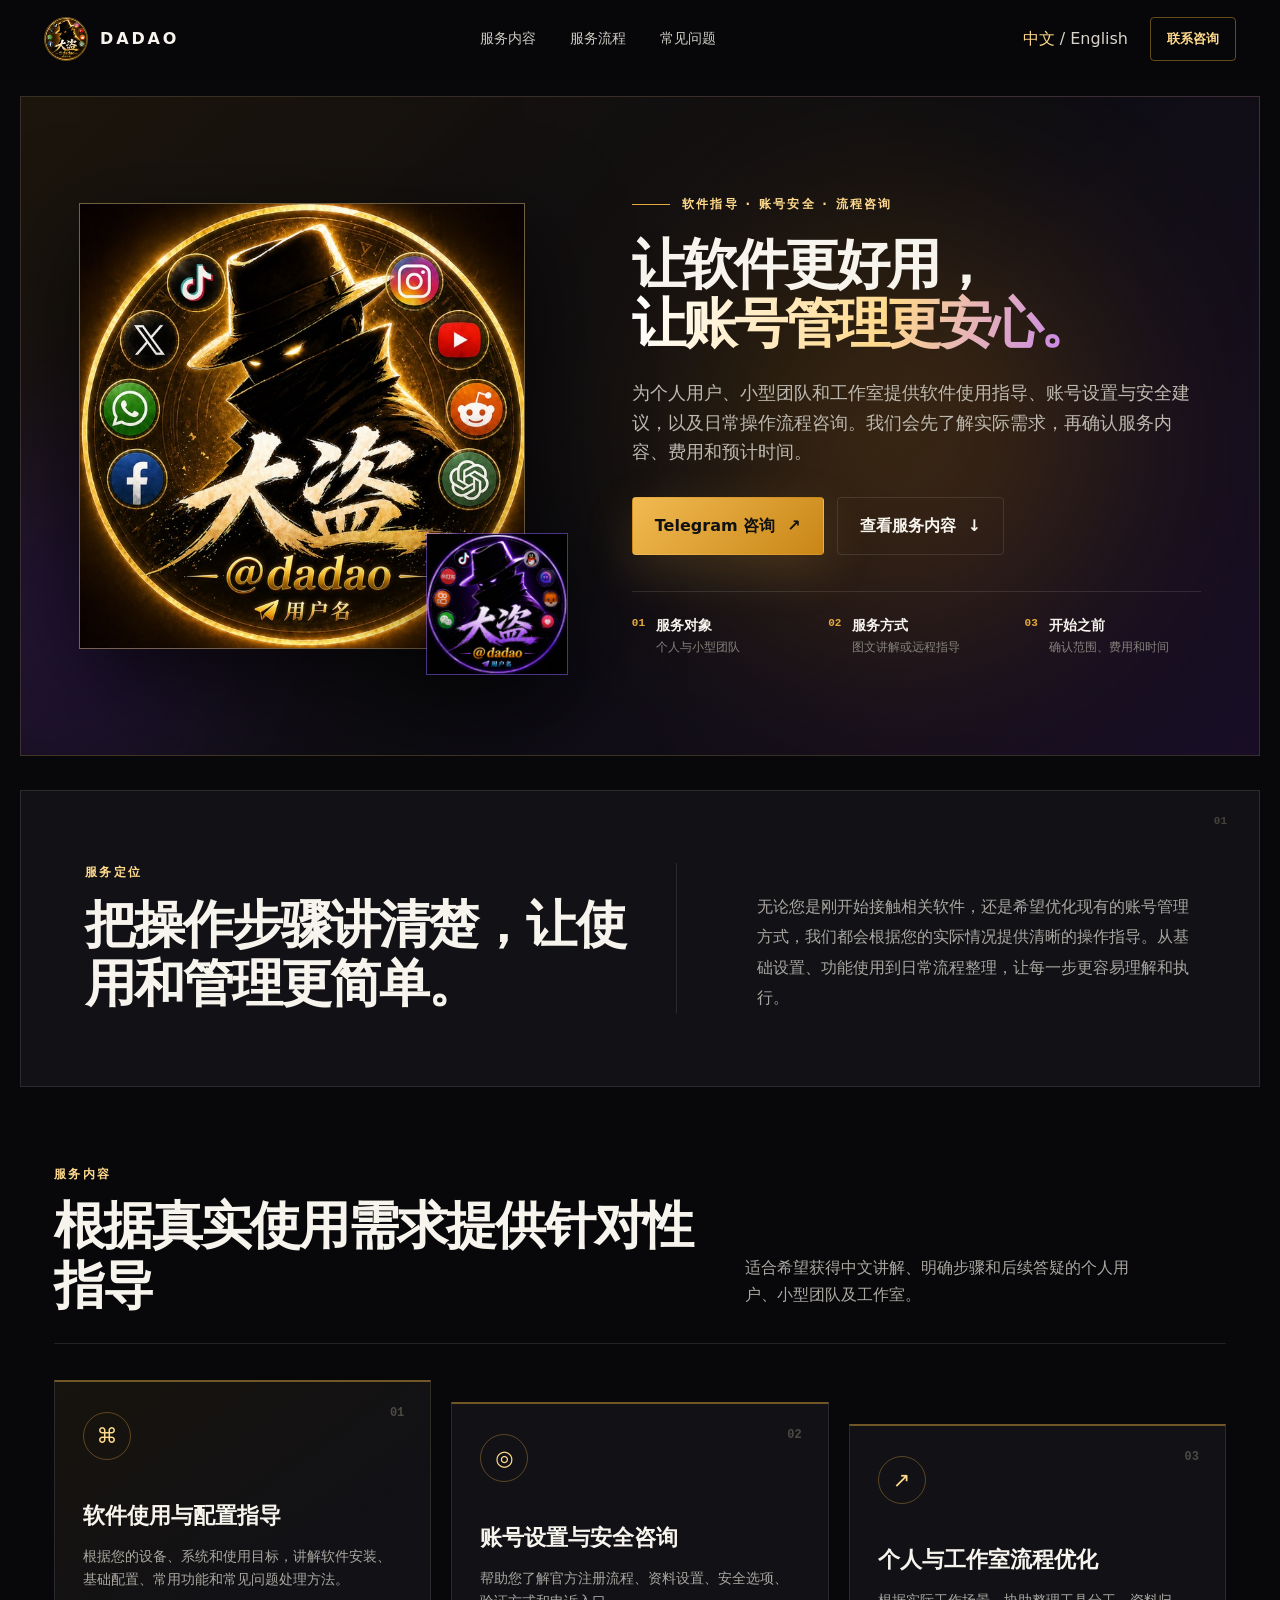
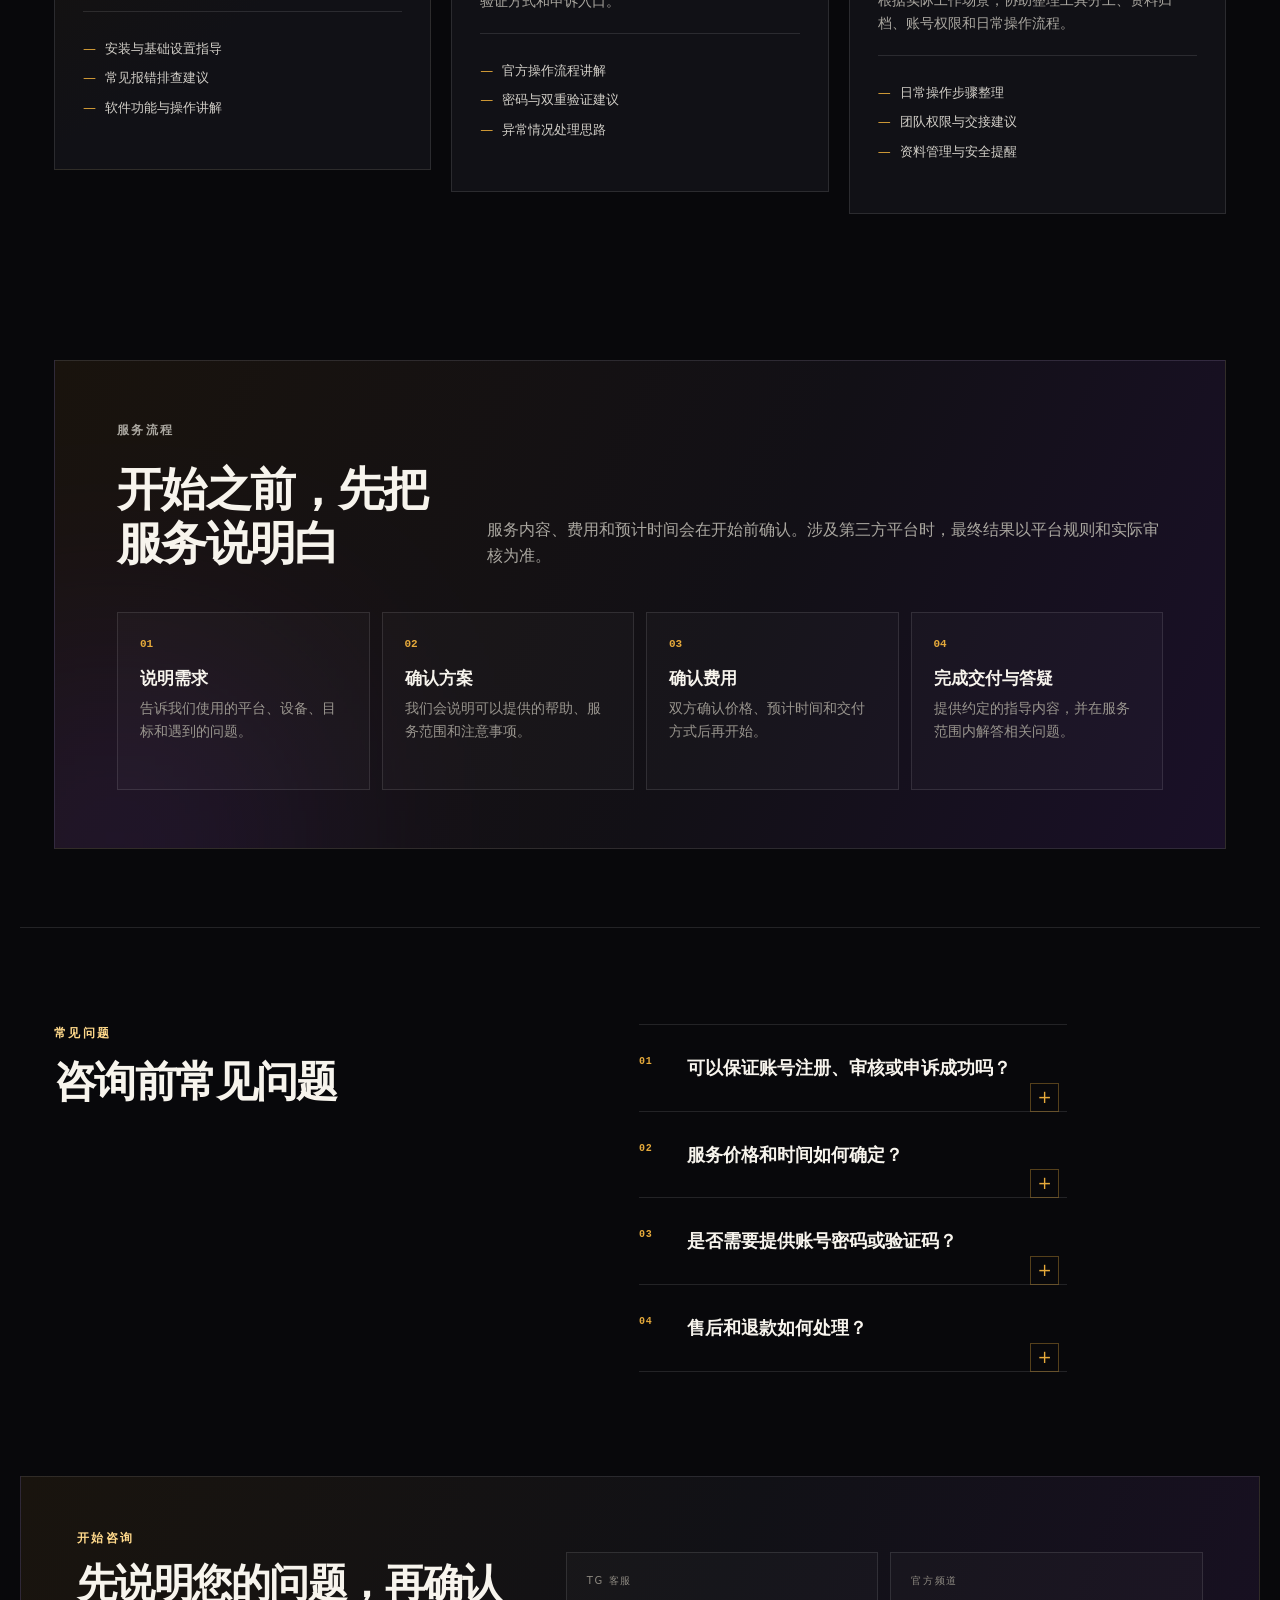
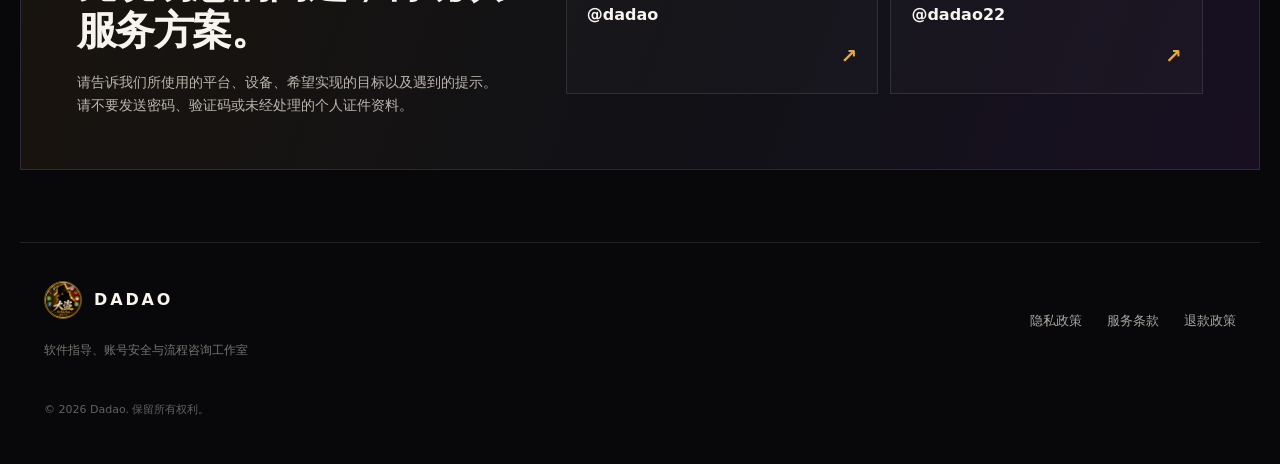
<file: index.html>
<!doctype html>
<html lang="zh-CN"><head>
  <meta charset="UTF-8">
  <meta name="viewport" content="width=device-width, initial-scale=1.0">
  <title>Dadao 大盗｜软件指导、账号安全与流程咨询</title>
  <meta name="description" content="Dadao 为个人用户、小型团队和工作室提供软件使用指导、账号设置与安全建议，以及日常操作流程咨询。">
  <meta name="robots" content="index,follow,max-image-preview:large">
  <meta name="theme-color" content="#08080b">
  <link rel="canonical" href="https://fbhao.xyz/">
  <link rel="icon" href="assets/dadao-gold.jpg" type="image/jpeg">
  <link rel="preload" href="assets/dadao-gold.jpg" as="image">
  <link rel="stylesheet" href="styles.css?v=5">
  <script type="application/ld+json">
  {
    "@context": "https://schema.org",
    "@type": "ProfessionalService",
    "name": "Dadao 大盗",
    "url": "https://fbhao.xyz/",
    "image": "https://fbhao.xyz/assets/dadao-gold.jpg",
    "description": "为个人用户、小型团队和工作室提供软件使用指导、账号设置与安全建议及日常操作流程咨询。",
    "sameAs": ["https://t.me/dadao", "https://t.me/dadao22"]
  }
  </script>
</head>
<body>
  <a class="skip-link" href="#main" data-i18n="skip">跳至主要内容</a>
  <header class="site-header">
    <div class="nav-wrap">
      <a class="brand" href="#top" aria-label="Dadao 首页">
        <img src="assets/dadao-gold.jpg" alt="Dadao 大盗标志" width="44" height="44">
        <span>DADAO</span>
      </a>
      <button class="menu-button" type="button" aria-label="打开菜单" aria-expanded="false"><span></span><span></span></button>
      <nav class="main-nav" aria-label="主导航">
        <a href="#services" data-i18n="navServices">服务内容</a>
        <a href="#process" data-i18n="navProcess">服务流程</a>
        <a href="#faq" data-i18n="navFaq">常见问题</a>
      </nav>
      <div class="nav-actions">
        <button class="language-button" type="button" aria-label="切换语言"><span class="lang-current">中文</span><span aria-hidden="true"> / English</span></button>
        <a class="button button-small" href="https://t.me/dadao" target="_blank" rel="noopener" data-i18n="navContact">联系咨询</a>
      </div>
    </div>
  </header>

  <main id="main">
    <section class="hero" id="top">
      <div class="hero-glow hero-glow-gold"></div>
      <div class="hero-glow hero-glow-purple"></div>
      <div class="hero-content">
        <p class="eyebrow"><span></span><span data-i18n="eyebrow">软件指导 · 账号安全 · 流程咨询</span></p>
        <h1><span data-i18n="heroLine1">让软件更好用，</span><br><em data-i18n="heroLine2">让账号管理更安心。</em></h1>
        <p class="hero-copy" data-i18n="heroCopy">为个人用户、小型团队和工作室提供软件使用指导、账号设置与安全建议，以及日常操作流程咨询。我们会先了解实际需求，再确认服务内容、费用和预计时间。</p>
        <div class="hero-actions">
          <a class="button button-primary" href="https://t.me/dadao" target="_blank" rel="noopener"><span data-i18n="tgContact">Telegram 咨询</span><span aria-hidden="true">↗</span></a>
          <a class="button button-secondary" href="#services"><span data-i18n="viewServices">查看服务内容</span><span aria-hidden="true">↓</span></a>
        </div>
        <ul class="trust-row" aria-label="服务特点">
          <li><span>01</span><strong data-i18n="trust1Title">服务对象</strong><small data-i18n="trust1Text">个人与小型团队</small></li>
          <li><span>02</span><strong data-i18n="trust2Title">服务方式</strong><small data-i18n="trust2Text">图文讲解或远程指导</small></li>
          <li><span>03</span><strong data-i18n="trust3Title">开始之前</strong><small data-i18n="trust3Text">确认范围、费用和时间</small></li>
        </ul>
      </div>
      <div class="hero-visual" aria-hidden="true">
        <div class="image-frame image-frame-main"><img src="assets/dadao-gold.jpg" alt="" width="640" height="640"></div>
        <div class="image-frame image-frame-secondary"><img src="assets/dadao-purple.jpg" alt="" width="640" height="640" loading="lazy"></div>
      </div>
    </section>

    <section class="section intro" aria-labelledby="intro-title">
      <div>
        <p class="section-kicker" data-i18n="introKicker">服务定位</p>
        <h2 id="intro-title" data-i18n="introTitle">把操作步骤讲清楚，让使用和管理更简单。</h2>
      </div>
      <p data-i18n="introCopy">无论您是刚开始接触相关软件，还是希望优化现有的账号管理方式，我们都会根据您的实际情况提供清晰的操作指导。从基础设置、功能使用到日常流程整理，让每一步更容易理解和执行。</p>
    </section>

    <section class="section services" id="services" aria-labelledby="services-title">
      <div class="section-heading">
        <div><p class="section-kicker" data-i18n="servicesKicker">服务内容</p><h2 id="services-title" data-i18n="servicesTitle">根据真实使用需求提供针对性指导</h2></div>
        <p data-i18n="servicesLead">适合希望获得中文讲解、明确步骤和后续答疑的个人用户、小型团队及工作室。</p>
      </div>
      <div class="service-grid">
        <article class="service-card featured">
          <span class="card-number">01</span><div class="service-icon">⌘</div>
          <h3 data-i18n="service1Title">软件使用与配置指导</h3>
          <p data-i18n="service1Text">根据您的设备、系统和使用目标，讲解软件安装、基础配置、常用功能和常见问题处理方法。</p>
          <ul><li data-i18n="service1A">安装与基础设置指导</li><li data-i18n="service1B">常见报错排查建议</li><li data-i18n="service1C">软件功能与操作讲解</li></ul>
        </article>
        <article class="service-card">
          <span class="card-number">02</span><div class="service-icon">◎</div>
          <h3 data-i18n="service2Title">账号设置与安全咨询</h3>
          <p data-i18n="service2Text">帮助您了解官方注册流程、资料设置、安全选项、验证方式和申诉入口。</p>
          <ul><li data-i18n="service2A">官方操作流程讲解</li><li data-i18n="service2B">密码与双重验证建议</li><li data-i18n="service2C">异常情况处理思路</li></ul>
        </article>
        <article class="service-card">
          <span class="card-number">03</span><div class="service-icon">↗</div>
          <h3 data-i18n="service3Title">个人与工作室流程优化</h3>
          <p data-i18n="service3Text">根据实际工作场景，协助整理工具分工、资料归档、账号权限和日常操作流程。</p>
          <ul><li data-i18n="service3A">日常操作步骤整理</li><li data-i18n="service3B">团队权限与交接建议</li><li data-i18n="service3C">资料管理与安全提醒</li></ul>
        </article>
      </div>
    </section>

    <section class="section process" id="process" aria-labelledby="process-title">
      <div class="process-panel">
        <div class="process-copy"><p class="section-kicker" data-i18n="processKicker">服务流程</p><h2 id="process-title" data-i18n="processTitle">开始之前，先把服务说明白</h2><p data-i18n="processLead">服务内容、费用和预计时间会在开始前确认。涉及第三方平台时，最终结果以平台规则和实际审核为准。</p></div>
        <ol class="process-list">
          <li><span>01</span><div><strong data-i18n="step1Title">说明需求</strong><p data-i18n="step1Text">告诉我们使用的平台、设备、目标和遇到的问题。</p></div></li>
          <li><span>02</span><div><strong data-i18n="step2Title">确认方案</strong><p data-i18n="step2Text">我们会说明可以提供的帮助、服务范围和注意事项。</p></div></li>
          <li><span>03</span><div><strong data-i18n="step3Title">确认费用</strong><p data-i18n="step3Text">双方确认价格、预计时间和交付方式后再开始。</p></div></li>
          <li><span>04</span><div><strong data-i18n="step4Title">完成交付与答疑</strong><p data-i18n="step4Text">提供约定的指导内容，并在服务范围内解答相关问题。</p></div></li>
        </ol>
      </div>
    </section>

    <section class="section faq" id="faq" aria-labelledby="faq-title">
      <div class="section-heading"><div><p class="section-kicker" data-i18n="faqKicker">常见问题</p><h2 id="faq-title" data-i18n="faqTitle">咨询前常见问题</h2></div></div>
      <div class="faq-list">
        <details><summary data-i18n="faq1Q">可以保证账号注册、审核或申诉成功吗？</summary><p data-i18n="faq1A">不可以。第三方平台的处理结果由平台独立决定。我们可以协助理解官方流程、检查常见问题和整理所需资料，但不会承诺最终结果。</p></details>
        <details><summary data-i18n="faq2Q">服务价格和时间如何确定？</summary><p data-i18n="faq2A">价格和时间取决于问题类型、复杂程度及服务方式。开始之前，我们会在聊天中说明服务范围、费用、预计时间和退款条件，您确认后才开始。</p></details>
        <details><summary data-i18n="faq3Q">是否需要提供账号密码或验证码？</summary><p data-i18n="faq3A">通常不需要。请不要发送密码、验证码、私钥或完整的支付信息。我们优先采用截图说明、脱敏资料或由您本人操作的远程指导方式。</p></details>
        <details><summary data-i18n="faq4Q">售后和退款如何处理？</summary><p data-i18n="faq4A">我们会在开始前说明服务范围，并按照约定提供相关答疑。尚未开始的服务可以申请取消；已经开始或已交付的数字服务，将根据未完成部分和实际投入进行评估。详情请查看退款政策。</p></details>
      </div>
    </section>

    <section class="section contact" id="contact" aria-labelledby="contact-title">
      <div class="contact-copy"><p class="section-kicker" data-i18n="contactKicker">开始咨询</p><h2 id="contact-title" data-i18n="contactTitle">先说明您的问题，再确认服务方案。</h2><p data-i18n="contactLead">请告诉我们所使用的平台、设备、希望实现的目标以及遇到的提示。请不要发送密码、验证码或未经处理的个人证件资料。</p></div>
      <div class="contact-options">
        <a href="https://t.me/dadao" target="_blank" rel="noopener"><span><small data-i18n="tgService">TG 客服</small><strong>@dadao</strong></span><b>↗</b></a>
        <a href="https://t.me/dadao22" target="_blank" rel="noopener"><span><small data-i18n="channel">官方频道</small><strong>@dadao22</strong></span><b>↗</b></a>
      </div>
    </section>
  </main>

  <footer>
    <div class="footer-brand"><a class="brand" href="#top"><img src="assets/dadao-gold.jpg" alt="" width="38" height="38"><span>DADAO</span></a><p data-i18n="footerTagline">软件指导、账号安全与流程咨询工作室</p></div>
    <div class="footer-links"><a href="privacy.html" data-i18n="privacy">隐私政策</a><a href="terms.html" data-i18n="terms">服务条款</a><a href="refund.html" data-i18n="refund">退款政策</a></div>
    <p class="copyright">© <span id="year">2026</span> Dadao. <span data-i18n="rights">保留所有权利。</span></p>
  </footer>
  <script src="script.js?v=3" defer=""></script>


</body><div id="codex-browser-sidebar-comments-root" style="position: fixed; inset: 0px; pointer-events: none; z-index: 2147483647;"></div></html>
</file>
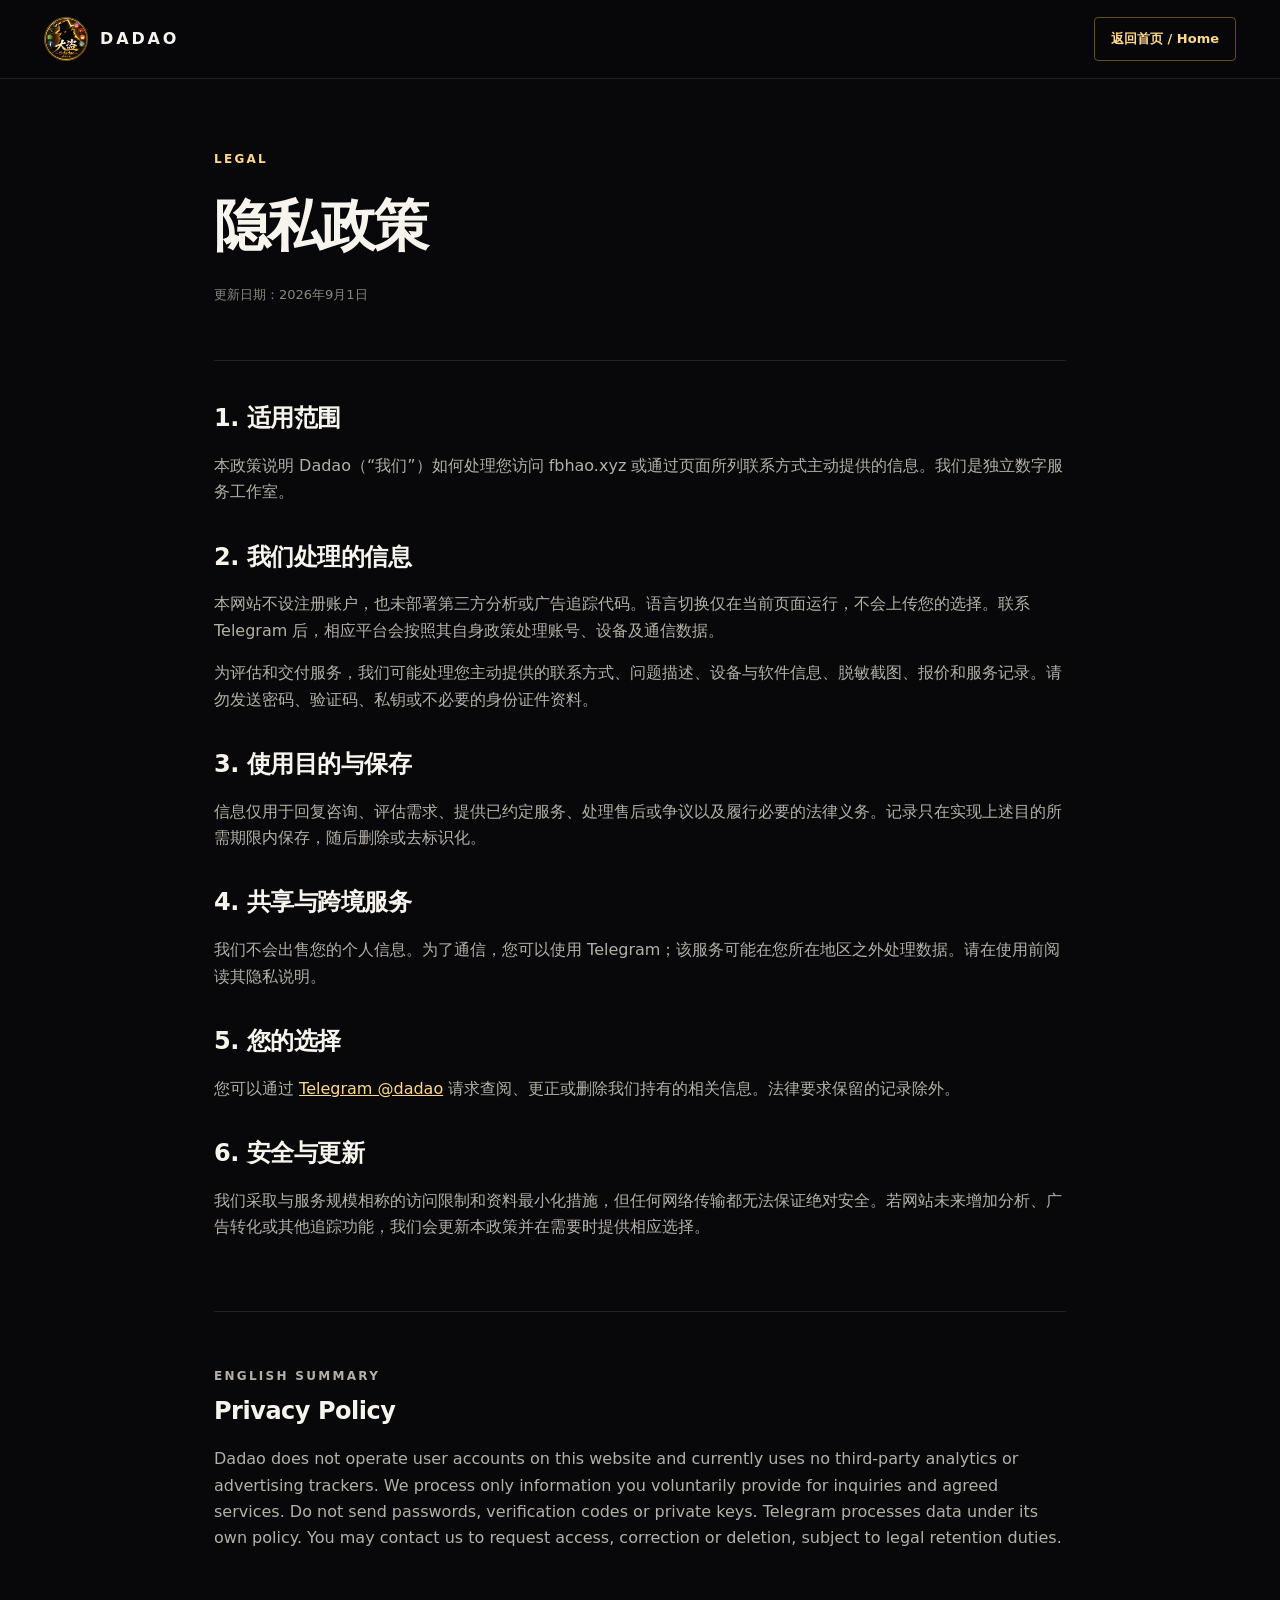
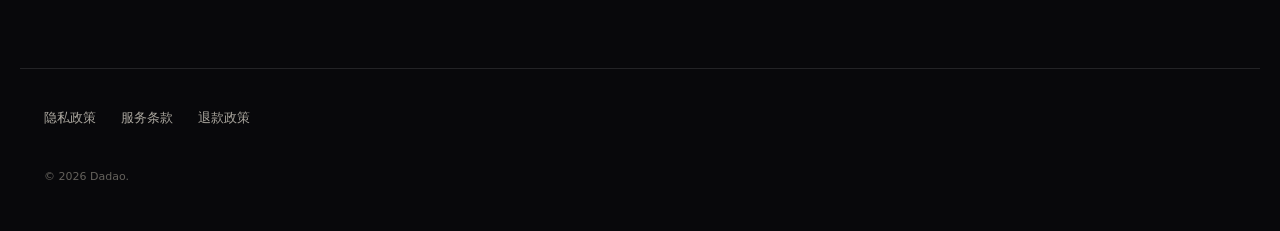
<file: privacy.html>
<!doctype html>
<html lang="zh-CN"><head><meta charset="UTF-8"><meta name="viewport" content="width=device-width,initial-scale=1"><title>隐私政策｜Dadao 大盗</title><meta name="description" content="Dadao 隐私政策"><link rel="canonical" href="https://fbhao.xyz/privacy.html"><link rel="stylesheet" href="styles.css"><meta name="robots" content="index,follow"></head><body><header class="site-header scrolled"><div class="nav-wrap"><a class="brand" href="index.html"><img src="assets/dadao-gold.jpg" alt="Dadao" width="44" height="44"><span>DADAO</span></a><a class="button button-small" href="index.html">返回首页 / Home</a></div></header><main class="legal-main"><div class="legal-hero"><p class="section-kicker">LEGAL</p><h1>隐私政策</h1><p class="legal-meta">更新日期：2026年9月1日</p></div><div class="legal-content"><section><h2>1. 适用范围</h2><p>本政策说明 Dadao（“我们”）如何处理您访问 fbhao.xyz 或通过页面所列联系方式主动提供的信息。我们是独立数字服务工作室。</p></section><section><h2>2. 我们处理的信息</h2><p>本网站不设注册账户，也未部署第三方分析或广告追踪代码。语言切换仅在当前页面运行，不会上传您的选择。联系 Telegram 后，相应平台会按照其自身政策处理账号、设备及通信数据。</p><p>为评估和交付服务，我们可能处理您主动提供的联系方式、问题描述、设备与软件信息、脱敏截图、报价和服务记录。请勿发送密码、验证码、私钥或不必要的身份证件资料。</p></section><section><h2>3. 使用目的与保存</h2><p>信息仅用于回复咨询、评估需求、提供已约定服务、处理售后或争议以及履行必要的法律义务。记录只在实现上述目的所需期限内保存，随后删除或去标识化。</p></section><section><h2>4. 共享与跨境服务</h2><p>我们不会出售您的个人信息。为了通信，您可以使用 Telegram；该服务可能在您所在地区之外处理数据。请在使用前阅读其隐私说明。</p></section><section><h2>5. 您的选择</h2><p>您可以通过 <a href="https://t.me/dadao">Telegram @dadao</a> 请求查阅、更正或删除我们持有的相关信息。法律要求保留的记录除外。</p></section><section><h2>6. 安全与更新</h2><p>我们采取与服务规模相称的访问限制和资料最小化措施，但任何网络传输都无法保证绝对安全。若网站未来增加分析、广告转化或其他追踪功能，我们会更新本政策并在需要时提供相应选择。</p></section><div class="legal-en"><p class="section-kicker">ENGLISH SUMMARY</p><h2>Privacy Policy</h2><p>Dadao does not operate user accounts on this website and currently uses no third-party analytics or advertising trackers. We process only information you voluntarily provide for inquiries and agreed services. Do not send passwords, verification codes or private keys. Telegram processes data under its own policy. You may contact us to request access, correction or deletion, subject to legal retention duties.</p></div></div></main><footer><div class="footer-links"><a href="privacy.html">隐私政策</a><a href="terms.html">服务条款</a><a href="refund.html">退款政策</a></div><p class="copyright">© 2026 Dadao.</p></footer>
</body></html>
</file>
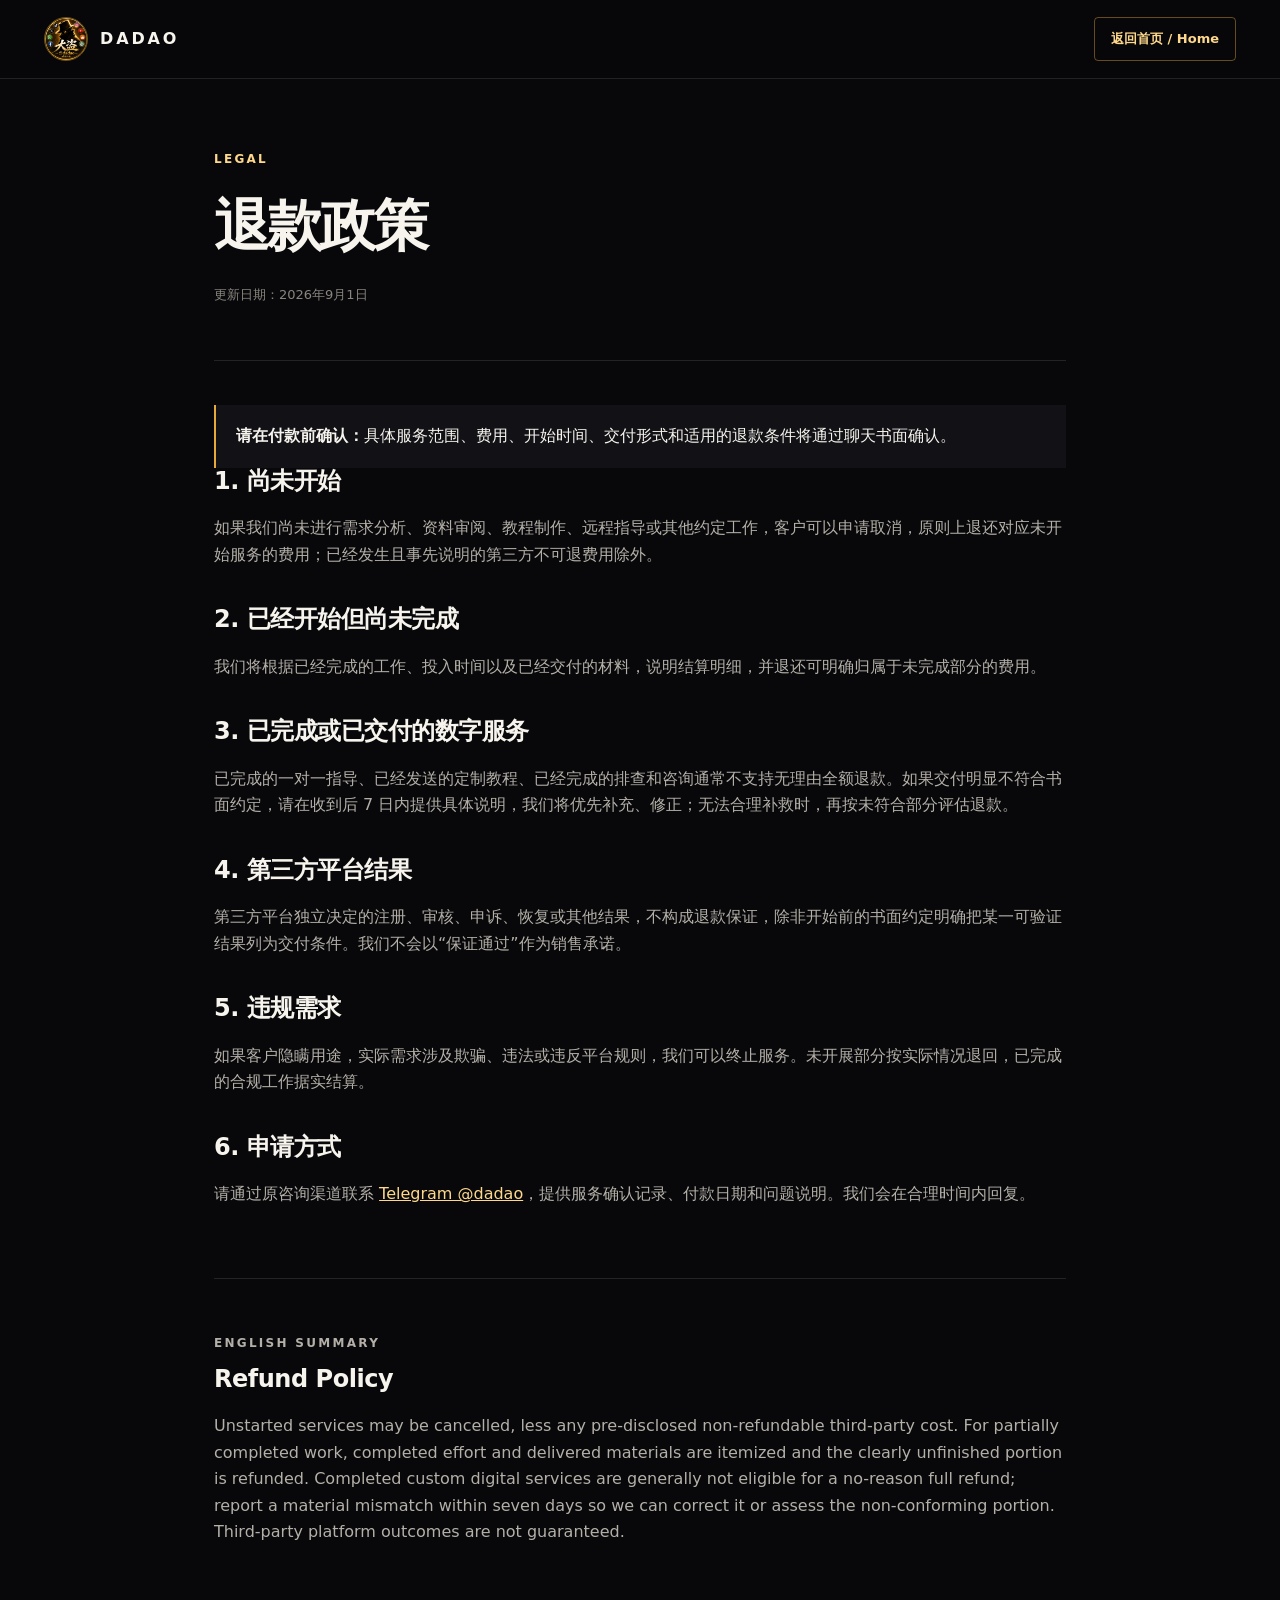
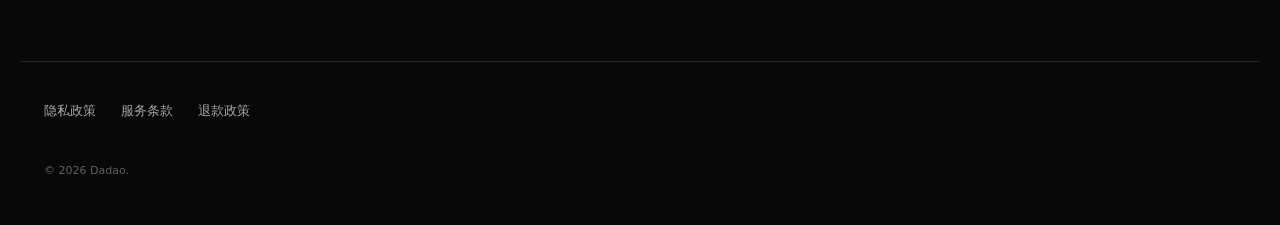
<file: refund.html>
<!doctype html>
<html lang="zh-CN"><head><meta charset="UTF-8"><meta name="viewport" content="width=device-width,initial-scale=1"><title>退款政策｜Dadao 大盗</title><meta name="description" content="Dadao 退款政策"><link rel="canonical" href="https://fbhao.xyz/refund.html"><link rel="stylesheet" href="styles.css"><meta name="robots" content="index,follow"></head><body><header class="site-header scrolled"><div class="nav-wrap"><a class="brand" href="index.html"><img src="assets/dadao-gold.jpg" alt="Dadao" width="44" height="44"><span>DADAO</span></a><a class="button button-small" href="index.html">返回首页 / Home</a></div></header><main class="legal-main"><div class="legal-hero"><p class="section-kicker">LEGAL</p><h1>退款政策</h1><p class="legal-meta">更新日期：2026年9月1日</p></div><div class="legal-content"><div class="legal-note"><strong>请在付款前确认：</strong>具体服务范围、费用、开始时间、交付形式和适用的退款条件将通过聊天书面确认。</div><section><h2>1. 尚未开始</h2><p>如果我们尚未进行需求分析、资料审阅、教程制作、远程指导或其他约定工作，客户可以申请取消，原则上退还对应未开始服务的费用；已经发生且事先说明的第三方不可退费用除外。</p></section><section><h2>2. 已经开始但尚未完成</h2><p>我们将根据已经完成的工作、投入时间以及已经交付的材料，说明结算明细，并退还可明确归属于未完成部分的费用。</p></section><section><h2>3. 已完成或已交付的数字服务</h2><p>已完成的一对一指导、已经发送的定制教程、已经完成的排查和咨询通常不支持无理由全额退款。如果交付明显不符合书面约定，请在收到后 7 日内提供具体说明，我们将优先补充、修正；无法合理补救时，再按未符合部分评估退款。</p></section><section><h2>4. 第三方平台结果</h2><p>第三方平台独立决定的注册、审核、申诉、恢复或其他结果，不构成退款保证，除非开始前的书面约定明确把某一可验证结果列为交付条件。我们不会以“保证通过”作为销售承诺。</p></section><section><h2>5. 违规需求</h2><p>如果客户隐瞒用途，实际需求涉及欺骗、违法或违反平台规则，我们可以终止服务。未开展部分按实际情况退回，已完成的合规工作据实结算。</p></section><section><h2>6. 申请方式</h2><p>请通过原咨询渠道联系 <a href="https://t.me/dadao">Telegram @dadao</a>，提供服务确认记录、付款日期和问题说明。我们会在合理时间内回复。</p></section><div class="legal-en"><p class="section-kicker">ENGLISH SUMMARY</p><h2>Refund Policy</h2><p>Unstarted services may be cancelled, less any pre-disclosed non-refundable third-party cost. For partially completed work, completed effort and delivered materials are itemized and the clearly unfinished portion is refunded. Completed custom digital services are generally not eligible for a no-reason full refund; report a material mismatch within seven days so we can correct it or assess the non-conforming portion. Third-party platform outcomes are not guaranteed.</p></div></div></main><footer><div class="footer-links"><a href="privacy.html">隐私政策</a><a href="terms.html">服务条款</a><a href="refund.html">退款政策</a></div><p class="copyright">© 2026 Dadao.</p></footer>
</body></html>
</file>
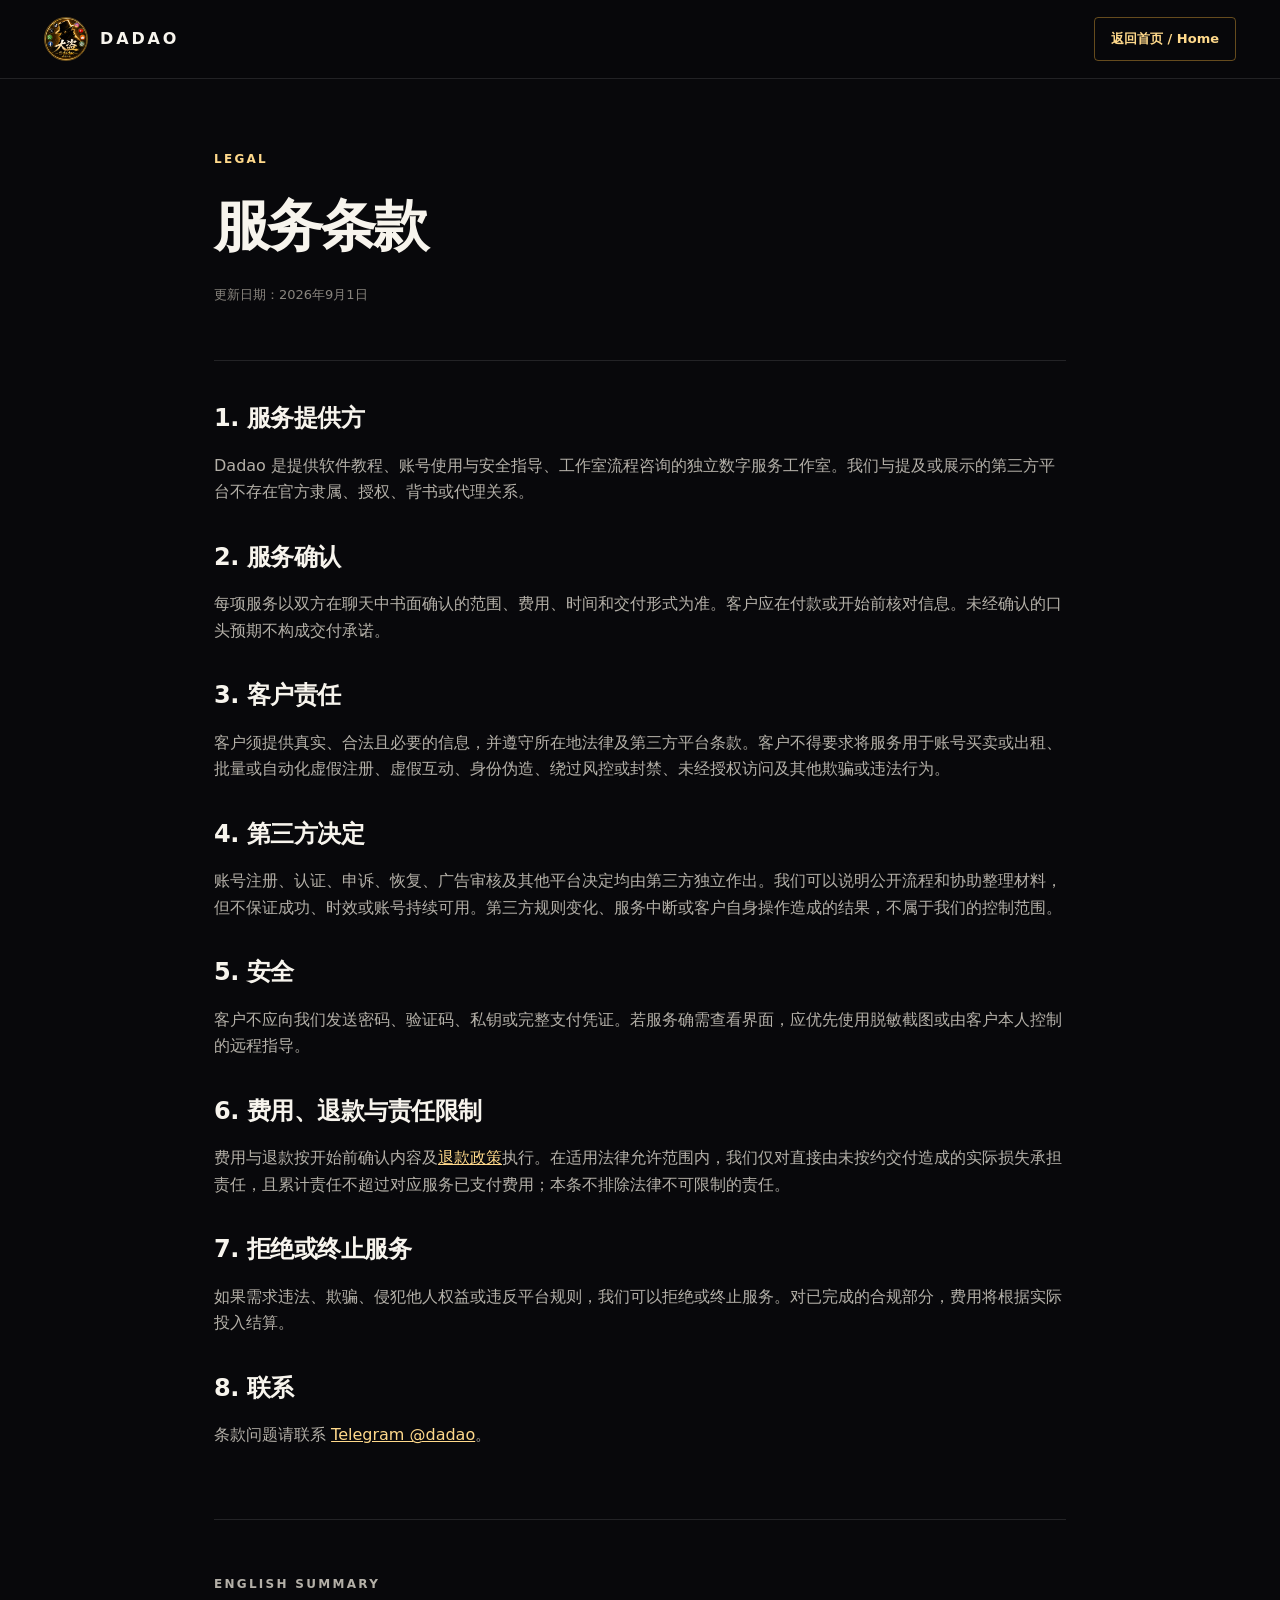
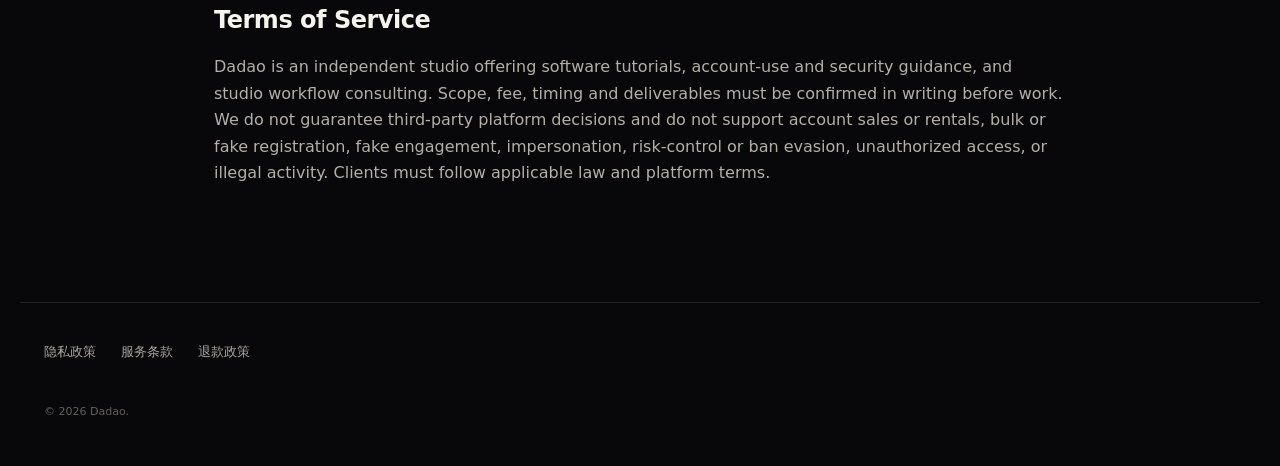
<file: terms.html>
<!doctype html>
<html lang="zh-CN"><head><meta charset="UTF-8"><meta name="viewport" content="width=device-width,initial-scale=1"><title>服务条款｜Dadao 大盗</title><meta name="description" content="Dadao 服务条款"><link rel="canonical" href="https://fbhao.xyz/terms.html"><link rel="stylesheet" href="styles.css"><meta name="robots" content="index,follow"></head><body><header class="site-header scrolled"><div class="nav-wrap"><a class="brand" href="index.html"><img src="assets/dadao-gold.jpg" alt="Dadao" width="44" height="44"><span>DADAO</span></a><a class="button button-small" href="index.html">返回首页 / Home</a></div></header><main class="legal-main"><div class="legal-hero"><p class="section-kicker">LEGAL</p><h1>服务条款</h1><p class="legal-meta">更新日期：2026年9月1日</p></div><div class="legal-content"><section><h2>1. 服务提供方</h2><p>Dadao 是提供软件教程、账号使用与安全指导、工作室流程咨询的独立数字服务工作室。我们与提及或展示的第三方平台不存在官方隶属、授权、背书或代理关系。</p></section><section><h2>2. 服务确认</h2><p>每项服务以双方在聊天中书面确认的范围、费用、时间和交付形式为准。客户应在付款或开始前核对信息。未经确认的口头预期不构成交付承诺。</p></section><section><h2>3. 客户责任</h2><p>客户须提供真实、合法且必要的信息，并遵守所在地法律及第三方平台条款。客户不得要求将服务用于账号买卖或出租、批量或自动化虚假注册、虚假互动、身份伪造、绕过风控或封禁、未经授权访问及其他欺骗或违法行为。</p></section><section><h2>4. 第三方决定</h2><p>账号注册、认证、申诉、恢复、广告审核及其他平台决定均由第三方独立作出。我们可以说明公开流程和协助整理材料，但不保证成功、时效或账号持续可用。第三方规则变化、服务中断或客户自身操作造成的结果，不属于我们的控制范围。</p></section><section><h2>5. 安全</h2><p>客户不应向我们发送密码、验证码、私钥或完整支付凭证。若服务确需查看界面，应优先使用脱敏截图或由客户本人控制的远程指导。</p></section><section><h2>6. 费用、退款与责任限制</h2><p>费用与退款按开始前确认内容及<a href="refund.html">退款政策</a>执行。在适用法律允许范围内，我们仅对直接由未按约交付造成的实际损失承担责任，且累计责任不超过对应服务已支付费用；本条不排除法律不可限制的责任。</p></section><section><h2>7. 拒绝或终止服务</h2><p>如果需求违法、欺骗、侵犯他人权益或违反平台规则，我们可以拒绝或终止服务。对已完成的合规部分，费用将根据实际投入结算。</p></section><section><h2>8. 联系</h2><p>条款问题请联系 <a href="https://t.me/dadao">Telegram @dadao</a>。</p></section><div class="legal-en"><p class="section-kicker">ENGLISH SUMMARY</p><h2>Terms of Service</h2><p>Dadao is an independent studio offering software tutorials, account-use and security guidance, and studio workflow consulting. Scope, fee, timing and deliverables must be confirmed in writing before work. We do not guarantee third-party platform decisions and do not support account sales or rentals, bulk or fake registration, fake engagement, impersonation, risk-control or ban evasion, unauthorized access, or illegal activity. Clients must follow applicable law and platform terms.</p></div></div></main><footer><div class="footer-links"><a href="privacy.html">隐私政策</a><a href="terms.html">服务条款</a><a href="refund.html">退款政策</a></div><p class="copyright">© 2026 Dadao.</p></footer>
</body></html>
</file>
<file: styles.css>
:root{--bg:#08080b;--panel:#111116;--panel-2:#17171e;--text:#f7f4ed;--muted:#aaa7a0;--gold:#e6aa3b;--gold-light:#ffd98b;--purple:#8c5cff;--line:rgba(255,255,255,.11);--max:1180px}*{box-sizing:border-box}html{scroll-behavior:smooth}body{margin:0;background:var(--bg);color:var(--text);font-family:Inter,"Noto Sans SC","Microsoft YaHei",system-ui,sans-serif;line-height:1.65;-webkit-font-smoothing:antialiased}a{color:inherit;text-decoration:none}img{display:block;max-width:100%}button{font:inherit}.skip-link{position:fixed;left:12px;top:-100px;background:#fff;color:#000;padding:9px 14px;z-index:100}.skip-link:focus{top:12px}.site-header{position:fixed;top:0;left:0;width:100%;z-index:50;background:rgba(8,8,11,.78);backdrop-filter:blur(18px);border-bottom:1px solid transparent;transition:.3s}.site-header.scrolled{border-color:var(--line)}.nav-wrap{max-width:var(--max);height:78px;margin:auto;padding:0 24px;display:flex;align-items:center;justify-content:space-between}.brand{display:flex;align-items:center;gap:12px;font-weight:850;letter-spacing:.18em}.brand img{width:44px;height:44px;border-radius:50%;border:1px solid rgba(230,170,59,.45)}.main-nav{display:flex;gap:34px;font-size:14px;color:#cfccc4}.main-nav a,.footer-links a{transition:.2s}.main-nav a:hover,.footer-links a:hover{color:var(--gold-light)}.nav-actions{display:flex;align-items:center;gap:16px}.language-button,.menu-button{color:#d8d4ca;background:transparent;border:0;cursor:pointer}.lang-current{color:var(--gold-light)}.button{display:inline-flex;align-items:center;justify-content:center;gap:12px;border:1px solid var(--line);border-radius:4px;padding:15px 22px;font-weight:750;transition:.25s}.button:hover{transform:translateY(-2px)}.button-small{padding:10px 16px;border-color:rgba(230,170,59,.42);color:var(--gold-light);font-size:13px}.button-primary{background:linear-gradient(135deg,#f1ba51,#c98617);color:#111;border-color:transparent;box-shadow:0 16px 50px rgba(230,170,59,.18)}.button-primary:hover{box-shadow:0 18px 60px rgba(230,170,59,.3)}.button-secondary:hover{border-color:rgba(255,255,255,.35)}.menu-button{display:none;width:40px;height:40px}.menu-button span{width:22px;height:1px;background:#fff;display:block;margin:6px auto;transition:.2s}
.hero{position:relative;min-height:830px;max-width:1400px;margin:auto;padding:165px 40px 95px;display:grid;grid-template-columns:1.1fr .9fr;align-items:center;gap:42px;overflow:hidden}.hero-content{position:relative;z-index:3;max-width:710px}.eyebrow,.section-kicker{font-size:12px;letter-spacing:.19em;text-transform:uppercase;color:var(--gold-light);font-weight:750}.eyebrow{display:flex;align-items:center;gap:12px}.eyebrow>span:first-child{width:38px;height:1px;background:var(--gold)}h1,h2,h3,p{margin-top:0}h1{font-size:clamp(44px,6vw,78px);line-height:1.07;letter-spacing:-.055em;margin:26px 0 28px}h1 em{font-style:normal;color:transparent;background:linear-gradient(110deg,#fff 2%,var(--gold-light) 55%,#c27cf5);-webkit-background-clip:text;background-clip:text}.hero-copy{max-width:630px;color:#bdb9b0;font-size:18px}.hero-actions{display:flex;gap:13px;margin:34px 0 54px}.trust-row{list-style:none;margin:0;padding:26px 0 0;border-top:1px solid var(--line);display:grid;grid-template-columns:repeat(3,1fr);gap:20px}.trust-row li{display:grid;grid-template-columns:auto 1fr;column-gap:11px}.trust-row li>span{grid-row:span 2;color:var(--gold);font:700 11px ui-monospace,monospace;padding-top:3px}.trust-row strong{font-size:14px}.trust-row small{color:#85827c;font-size:12px}.hero-visual{height:610px;position:relative;z-index:2}.image-frame{position:absolute;border:1px solid rgba(255,217,139,.26);box-shadow:0 30px 100px rgba(0,0,0,.55)}.image-frame img{width:100%;height:100%;object-fit:cover}.image-frame-main{width:min(430px,85%);aspect-ratio:1;right:0;top:10px;transform:rotate(2deg)}.image-frame-secondary{width:220px;aspect-ratio:1;left:5px;bottom:24px;transform:rotate(-7deg);border-color:rgba(140,92,255,.5)}.visual-label{position:absolute;right:22px;bottom:36px;background:rgba(8,8,11,.85);border:1px solid var(--line);padding:13px 21px;display:flex;gap:11px;align-items:baseline;backdrop-filter:blur(10px)}.visual-label span{font-size:9px;letter-spacing:.18em;color:#888}.visual-label strong{font-family:Georgia,serif;color:var(--gold-light);font-size:22px}.hero-glow{position:absolute;border-radius:50%;filter:blur(100px);opacity:.22}.hero-glow-gold{width:420px;height:420px;background:#ca7f05;right:12%;top:19%}.hero-glow-purple{width:330px;height:330px;background:#6629df;left:-10%;bottom:-5%}
.section{max-width:var(--max);margin:auto;padding:105px 24px}.intro{display:grid;grid-template-columns:1.25fr .75fr;gap:90px;border-top:1px solid var(--line);border-bottom:1px solid var(--line)}h2{font-size:clamp(32px,4vw,54px);line-height:1.16;letter-spacing:-.038em}.intro h2{margin-bottom:0}.intro>p,.section-heading>p,.process-copy>p,.standards-copy>p{color:var(--muted)}.section-heading{display:flex;justify-content:space-between;align-items:end;gap:40px;margin-bottom:46px}.section-heading h2{margin-bottom:0}.section-heading>p{max-width:390px;margin-bottom:7px}.service-grid{display:grid;grid-template-columns:repeat(3,1fr);gap:16px}.service-card{position:relative;background:var(--panel);border:1px solid var(--line);padding:34px 30px 32px;min-height:430px;overflow:hidden;transition:.3s}.service-card:hover{transform:translateY(-5px);border-color:rgba(230,170,59,.35)}.service-card.featured{background:linear-gradient(145deg,#17130d,#111116 57%)}.card-number{position:absolute;right:26px;top:24px;color:#4d4a44;font:700 12px ui-monospace,monospace}.service-icon{width:48px;height:48px;border:1px solid rgba(230,170,59,.35);color:var(--gold-light);display:grid;place-items:center;font-size:21px;margin-bottom:56px}.service-card h3{font-size:22px;line-height:1.3;margin-bottom:14px}.service-card p{color:var(--muted);font-size:14px}.service-card ul{list-style:none;padding:18px 0 0;margin:20px 0 0;border-top:1px solid var(--line);color:#d2cfc8;font-size:13px}.service-card li{margin:8px 0}.service-card li:before{content:"—";color:var(--gold);margin-right:9px}
.process{max-width:1400px;padding-left:40px;padding-right:40px}.process-panel{background:linear-gradient(125deg,#161117,#0f0f14 65%);border:1px solid var(--line);padding:72px;display:grid;grid-template-columns:.8fr 1.2fr;gap:90px;position:relative;overflow:hidden}.process-panel:before{content:"";position:absolute;width:360px;height:360px;background:#612cc4;filter:blur(130px);opacity:.18;left:-120px;bottom:-180px}.process-copy,.process-list{position:relative;z-index:1}.process-copy h2{font-size:46px}.process-list{list-style:none;margin:0;padding:0}.process-list li{display:grid;grid-template-columns:52px 1fr;gap:20px;padding:22px 0;border-bottom:1px solid var(--line)}.process-list li:first-child{padding-top:0}.process-list li>span{font:700 11px ui-monospace,monospace;color:var(--gold)}.process-list strong{font-size:17px}.process-list p{margin:5px 0 0;color:#99958e;font-size:14px}.standards{display:grid;grid-template-columns:.82fr 1.18fr;gap:85px;align-items:center}.standards-visual{position:relative}.standards-visual:after{content:"";position:absolute;inset:25px -25px -25px 25px;border:1px solid rgba(140,92,255,.35);z-index:-1}.standards-copy h2{margin-bottom:20px}.boundary-list{margin-top:34px;display:grid;grid-template-columns:1fr 1fr;gap:12px}.boundary-list>div{padding:24px;background:var(--panel);border:1px solid var(--line)}.boundary-list strong{display:block;color:var(--gold-light);margin-bottom:12px}.boundary-list ul{padding-left:18px;margin:0;color:#aaa6a0;font-size:13px}.boundary-list li{margin:8px 0}.not-allowed strong{color:#c69fe8}
.faq{border-top:1px solid var(--line)}.faq-list{max-width:920px;margin:auto}.faq details{border-bottom:1px solid var(--line)}.faq summary{list-style:none;cursor:pointer;padding:25px 42px 25px 0;font-size:17px;font-weight:700;position:relative}.faq summary::-webkit-details-marker{display:none}.faq summary:after{content:"+";position:absolute;right:5px;color:var(--gold);font-size:22px;font-weight:400}.faq details[open] summary:after{content:"−"}.faq details p{color:var(--muted);max-width:790px;padding:0 30px 25px 0}.contact{max-width:1400px;padding:88px 70px;background:linear-gradient(115deg,#24190b,#151017 62%,#21113d);display:grid;grid-template-columns:1fr 1fr;gap:90px;margin-bottom:100px;border:1px solid rgba(255,255,255,.1)}.contact-copy h2{font-size:48px}.contact-copy p:last-child{color:#bbb6ac}.contact-options{display:flex;flex-direction:column;border-top:1px solid var(--line)}.contact-options a{display:flex;justify-content:space-between;align-items:center;padding:19px 8px;border-bottom:1px solid var(--line);transition:.2s}.contact-options a:hover{padding-left:16px;background:rgba(255,255,255,.025)}.contact-options span{display:flex;align-items:baseline;gap:18px}.contact-options small{color:#8d8981;font-size:10px;letter-spacing:.16em;min-width:90px}.contact-options strong{font-size:18px}.contact-options b{color:var(--gold);font-size:20px}footer{max-width:var(--max);margin:auto;padding:38px 24px 45px;border-top:1px solid var(--line);display:grid;grid-template-columns:1fr auto;gap:30px;align-items:center}.footer-brand p{color:#77746e;font-size:12px;margin:13px 0 0}.footer-brand .brand{display:inline-flex}.footer-brand .brand img{width:38px;height:38px}.footer-links{display:flex;gap:25px;color:#aaa69e;font-size:13px}.copyright{grid-column:1/-1;color:#64615c;font-size:11px;margin:10px 0 0}
.legal-main{max-width:900px;margin:0 auto;padding:150px 24px 100px}.legal-hero{padding-bottom:42px;border-bottom:1px solid var(--line)}.legal-hero h1{font-size:56px}.legal-meta{color:#89857e;font-size:13px}.legal-content{padding-top:44px}.legal-content section{margin-bottom:38px}.legal-content h2{font-size:24px;letter-spacing:-.02em}.legal-content p,.legal-content li{color:#b4b0a8}.legal-content a{color:var(--gold-light);text-decoration:underline}.legal-note{padding:18px 20px;border-left:2px solid var(--gold);background:var(--panel)}.legal-en{margin-top:70px;padding-top:55px;border-top:1px solid var(--line)}
@media(max-width:900px){.main-nav{position:fixed;left:16px;right:16px;top:74px;display:none;flex-direction:column;gap:4px;padding:18px;background:#121217;border:1px solid var(--line)}.main-nav.open{display:flex}.main-nav a{padding:12px}.menu-button{display:block;order:3}.nav-actions .button-small{display:none}.hero{grid-template-columns:1fr;min-height:auto;padding-top:135px}.hero-visual{height:480px}.image-frame-main{width:390px;max-width:85%;right:8%}.image-frame-secondary{width:175px}.intro,.standards,.contact,.process-panel{grid-template-columns:1fr}.service-grid{grid-template-columns:1fr}.service-card{min-height:0}.process-panel{gap:50px}.contact{gap:42px}.standards-visual{max-width:500px}.section-heading{align-items:start;flex-direction:column}.section-heading>p{max-width:650px}.boundary-list{grid-template-columns:1fr 1fr}}
@media(max-width:600px){.nav-wrap{height:68px;padding:0 16px}.brand span{font-size:14px}.brand img{width:38px;height:38px}.nav-actions{margin-left:auto;margin-right:4px}.language-button{font-size:12px}.hero{padding:112px 18px 72px}.hero h1{font-size:45px}.hero-copy{font-size:16px}.hero-actions{flex-direction:column}.trust-row{grid-template-columns:1fr;gap:15px}.hero-visual{height:370px;margin-top:10px}.image-frame-main{width:290px;right:5%}.image-frame-secondary{width:130px;left:2%;bottom:8px}.visual-label{right:5%;bottom:8px}.section{padding:75px 18px}.intro{grid-template-columns:1fr;gap:28px}.intro h2,.process-copy h2,.contact-copy h2{font-size:34px}.service-grid{gap:12px}.process{padding-left:12px;padding-right:12px}.process-panel{padding:42px 24px}.standards{gap:55px}.boundary-list{grid-template-columns:1fr}.contact{margin:0 12px 70px;padding:50px 24px}.contact-options span{gap:8px;flex-direction:column}.contact-options small{min-width:0}.contact-options strong{font-size:16px}footer{grid-template-columns:1fr}.footer-links{flex-wrap:wrap}.legal-main{padding-top:115px}.legal-hero h1{font-size:42px}}
/* Layout revision: content is unchanged; only composition and spacing are adjusted. */
.nav-wrap{max-width:1240px}
.hero{max-width:1240px;min-height:760px;padding:135px 24px 75px;grid-template-columns:.9fr 1.1fr;grid-template-areas:"visual content";gap:76px}
.hero-content{grid-area:content;max-width:650px}
.hero-visual{grid-area:visual;height:540px}
.image-frame-main{width:min(410px,86%);left:0;right:auto;top:8px;transform:rotate(-2deg)}
.image-frame-secondary{width:165px;left:auto;right:0;bottom:18px;transform:rotate(5deg)}
.hero h1{font-size:clamp(46px,5.2vw,72px)}
.hero-copy{max-width:590px}
.hero-actions{margin-bottom:42px}
.section{max-width:1240px;padding-top:88px;padding-bottom:88px}
.intro{grid-template-columns:1.35fr .65fr;gap:72px;align-items:end}
.intro h2{max-width:780px}
.services .section-heading{margin-bottom:36px}
.service-card{min-height:405px;padding:30px 28px}
.service-icon{margin-bottom:42px}
.process{max-width:1240px;padding-left:24px;padding-right:24px}
.process-panel{display:block;padding:60px}
.process-copy{max-width:760px}
.process-copy h2{margin-bottom:15px}
.process-list{display:grid;grid-template-columns:repeat(4,1fr);margin-top:42px;border-top:1px solid var(--line)}
.process-list li,.process-list li:first-child{display:block;padding:26px 24px 18px;border-bottom:0;border-right:1px solid var(--line)}
.process-list li:first-child{padding-left:0}
.process-list li:last-child{border-right:0;padding-right:0}
.process-list li>span{display:block;margin-bottom:14px}
.faq-list{max-width:none;display:grid;grid-template-columns:1fr 1fr;gap:12px}
.faq details{background:var(--panel);border:1px solid var(--line);padding:0 22px}
.faq details p{padding-right:15px}
.contact{max-width:1240px;padding:64px;margin-bottom:78px;gap:70px}
footer{max-width:1240px}
@media(max-width:900px){.hero{grid-template-columns:1fr;grid-template-areas:"content" "visual";gap:35px;padding-top:120px}.hero-visual{height:440px;max-width:540px;width:100%;margin:auto}.image-frame-main{width:370px;max-width:78%;left:5%}.image-frame-secondary{width:150px;right:5%}.process-list{grid-template-columns:1fr 1fr}.process-list li,.process-list li:first-child{padding:24px;border-right:1px solid var(--line);border-bottom:1px solid var(--line)}.process-list li:nth-child(2n){border-right:0}.faq-list{grid-template-columns:1fr}}
@media(max-width:600px){.hero{padding-left:18px;padding-right:18px}.hero-visual{height:350px}.image-frame-main{width:285px;left:3%}.image-frame-secondary{width:118px;right:2%}.process-panel{padding:40px 22px}.process-list{grid-template-columns:1fr}.process-list li,.process-list li:first-child{padding:22px 0;border-right:0}.contact{padding:46px 24px}}
/* Layout revision v2: a visibly different editorial composition, with text unchanged. */
.hero{margin:96px auto 34px;padding:62px 58px;min-height:660px;background:linear-gradient(135deg,rgba(29,22,12,.92),rgba(14,13,18,.96) 54%,rgba(28,15,43,.82));border:1px solid rgba(255,217,139,.16);grid-template-columns:.92fr 1.08fr;gap:68px;overflow:hidden}
.hero-content{align-self:center}
.hero-visual{height:530px;align-self:center}
.image-frame-main{width:min(455px,92%);top:50%;left:0;transform:translateY(-50%);border-color:rgba(255,217,139,.4);box-shadow:0 28px 90px rgba(0,0,0,.68)}
.image-frame-secondary{width:142px;right:-4px;bottom:16px;transform:none}
.hero h1{margin:22px 0 24px;line-height:1.04}
.hero-actions{margin:30px 0 36px}
.trust-row{padding-top:22px}
.section{padding:78px 34px}
.intro{margin-top:30px;padding:72px 64px;background:var(--panel);border:1px solid var(--line);grid-template-columns:1.15fr .85fr;gap:80px;position:relative}
.intro:before{content:"01";position:absolute;right:32px;top:24px;color:#46423b;font:700 11px ui-monospace,monospace}
.intro>div{padding-right:34px;border-right:1px solid var(--line)}
.intro>p{margin:0;font-size:16px;line-height:1.9}
.services .section-heading{display:grid;grid-template-columns:1.15fr .85fr;padding-bottom:28px;border-bottom:1px solid var(--line)}
.service-grid{gap:20px}
.service-card{min-height:390px;border-top:2px solid rgba(230,170,59,.45)}
.service-card:nth-child(2){transform:translateY(22px)}
.service-card:nth-child(3){transform:translateY(44px)}
.service-card:hover{transform:translateY(-5px)}
.service-icon{border-radius:50%}
.process{padding-top:112px}
.process-panel{padding:58px 62px;background:linear-gradient(115deg,#19130d,#121016 58%,#1a1028)}
.process-copy{display:grid;grid-template-columns:.65fr 1.35fr;gap:44px;max-width:none;align-items:end}
.process-copy .section-kicker{grid-column:1/-1;margin-bottom:-22px}
.process-copy h2,.process-copy>p{margin-bottom:0}
.process-list{gap:12px;border-top:0}
.process-list li,.process-list li:first-child{min-height:178px;padding:25px 22px;background:rgba(255,255,255,.025);border:1px solid var(--line)}
.process-list li:last-child{border:1px solid var(--line);padding:25px 22px}
.faq .section-heading{margin-bottom:30px}
.faq-list{gap:14px}
.faq details{border-left:2px solid rgba(230,170,59,.5)}
.contact{border-radius:0;grid-template-columns:1.05fr .95fr;align-items:center}

@media(max-width:900px){
  .hero{margin:82px 18px 28px;padding:28px;grid-template-columns:1fr;grid-template-areas:"visual" "content";gap:32px}
  .hero-visual{height:430px;max-width:570px;order:-1}
  .image-frame-main{width:min(430px,82%);left:50%;transform:translate(-50%,-50%)}
  .image-frame-secondary{width:135px;right:3%;bottom:10px}
  .intro{margin:22px 18px 0;padding:48px 38px;grid-template-columns:1fr;gap:28px}
  .intro>div{padding-right:0;padding-bottom:28px;border-right:0;border-bottom:1px solid var(--line)}
  .services .section-heading{grid-template-columns:1fr;gap:18px}
  .service-card:nth-child(2),.service-card:nth-child(3){transform:none}
  .process{padding-top:70px}
  .process-copy{grid-template-columns:1fr;gap:16px}
  .process-copy .section-kicker{grid-column:auto;margin-bottom:0}
}

@media(max-width:600px){
  .hero{margin:80px 10px 24px;padding:14px 14px 30px;gap:24px}
  .hero-visual{height:320px;width:100%;background:linear-gradient(145deg,rgba(230,170,59,.08),rgba(111,48,198,.1));border-bottom:1px solid var(--line)}
  .image-frame-main{width:270px;max-width:82%;left:50%;top:50%;transform:translate(-50%,-50%);border:0}
  .image-frame-secondary,.visual-label{display:none}
  .hero-content{padding:10px 5px 0}
  .hero h1{font-size:38px;letter-spacing:-.045em;margin:18px 0 22px}
  .hero-copy{font-size:15px;line-height:1.8}
  .hero-actions{margin:26px 0 30px}
  .trust-row{grid-template-columns:repeat(3,1fr);gap:8px}
  .trust-row li{display:block}
  .trust-row li>span{display:block;margin-bottom:8px}
  .trust-row strong{display:block;font-size:12px;line-height:1.4}
  .trust-row small{display:block;margin-top:4px;font-size:10px;line-height:1.4}
  .section{padding:60px 18px}
  .intro{margin:0 10px;padding:40px 24px;gap:24px}
  .intro h2{font-size:31px}
  .services .section-heading{padding-bottom:22px;margin-bottom:22px}
  .service-grid{gap:14px}
  .service-card{padding:26px 24px;min-height:0}
  .service-icon{margin-bottom:28px}
  .process{padding:58px 10px}
  .process-panel{padding:38px 20px}
  .process-list{gap:10px;margin-top:28px}
  .process-list li,.process-list li:first-child,.process-list li:last-child{min-height:0;padding:22px 20px;border:1px solid var(--line)}
  .faq-list{gap:10px}
  .faq details{padding:0 18px}
  .faq summary{padding:20px 34px 20px 0;font-size:15px}
  .contact{margin:0 10px 58px;padding:38px 22px}
}

/* FAQ and contact refinement: lighter, clearer, and less box-heavy. */
.faq{display:grid;grid-template-columns:340px minmax(0,1fr);gap:86px;align-items:start;padding-top:96px;padding-bottom:96px}
.faq .section-heading{display:block;margin:0;position:sticky;top:105px}
.faq .section-heading h2{font-size:46px;max-width:300px;margin-top:14px}
.faq-list{display:block}
.faq details{background:transparent;border:0;border-top:1px solid var(--line);padding:0;counter-increment:faq-item}
.faq details:last-child{border-bottom:1px solid var(--line)}
.faq summary{padding:28px 56px 28px 48px;font-size:18px}
.faq summary:before{content:"0" counter(faq-item);position:absolute;left:0;top:31px;color:var(--gold);font:700 10px ui-monospace,monospace;letter-spacing:.08em}
.faq summary:after{right:8px;width:27px;height:27px;border:1px solid rgba(230,170,59,.35);display:grid;place-items:center;line-height:1;font-size:17px}
.faq details p{max-width:760px;padding:0 58px 30px 48px;margin:0;color:#aaa69e;line-height:1.8}
.contact{padding:52px 56px;margin-top:8px;margin-bottom:72px;grid-template-columns:.8fr 1.2fr;gap:64px;background:linear-gradient(110deg,#19140e,#111116 55%,#181022)}
.contact-copy h2{font-size:40px;max-width:470px;margin-bottom:18px}
.contact-copy p:last-child{font-size:14px;max-width:500px;margin-bottom:0}
.contact-options{display:grid;grid-template-columns:repeat(3,1fr);gap:12px;border-top:0}
.contact-options a{min-height:142px;padding:20px;display:flex;flex-direction:column;align-items:flex-start;justify-content:space-between;border:1px solid var(--line);background:rgba(255,255,255,.018)}
.contact-options a:hover{padding:20px;border-color:rgba(230,170,59,.4);background:rgba(230,170,59,.04)}
.contact-options span{display:block}
.contact-options small{display:block;margin-bottom:12px;min-width:0}
.contact-options strong{font-size:16px}
.contact-options b{align-self:flex-end}

@media(max-width:900px){
  .faq{display:block;padding-top:72px;padding-bottom:72px}
  .faq .section-heading{position:static;margin-bottom:30px}
  .faq .section-heading h2{font-size:40px;max-width:none}
  .contact{grid-template-columns:1fr;gap:32px;padding:44px 36px}
}

@media(max-width:600px){
  .faq{padding-top:60px;padding-bottom:60px}
  .faq .section-heading h2{font-size:32px}
  .faq summary{padding:22px 42px 22px 36px;font-size:15px;line-height:1.55}
  .faq summary:before{top:27px}
  .faq summary:after{right:2px}
  .faq details p{padding:0 10px 24px 36px;font-size:14px}
  .contact{margin:0 10px 58px;padding:34px 20px}
  .contact-copy h2{font-size:31px}
  .contact-options{grid-template-columns:1fr}
  .contact-options a{min-height:104px}
}

@media(prefers-reduced-motion:reduce){html{scroll-behavior:auto}*,*:before,*:after{transition:none!important}}

/* Typography alignment fix: keep key Chinese headings on intentional lines. */
@media(min-width:901px){
  .hero h1{font-size:clamp(46px,4.25vw,62px);line-height:1.08}
  .hero h1 em{white-space:nowrap}
  .faq .section-heading h2{max-width:none;font-size:42px;white-space:nowrap}
}
@media (min-width:601px){.contact-options{grid-template-columns:repeat(2,minmax(0,1fr))}}
</file>
